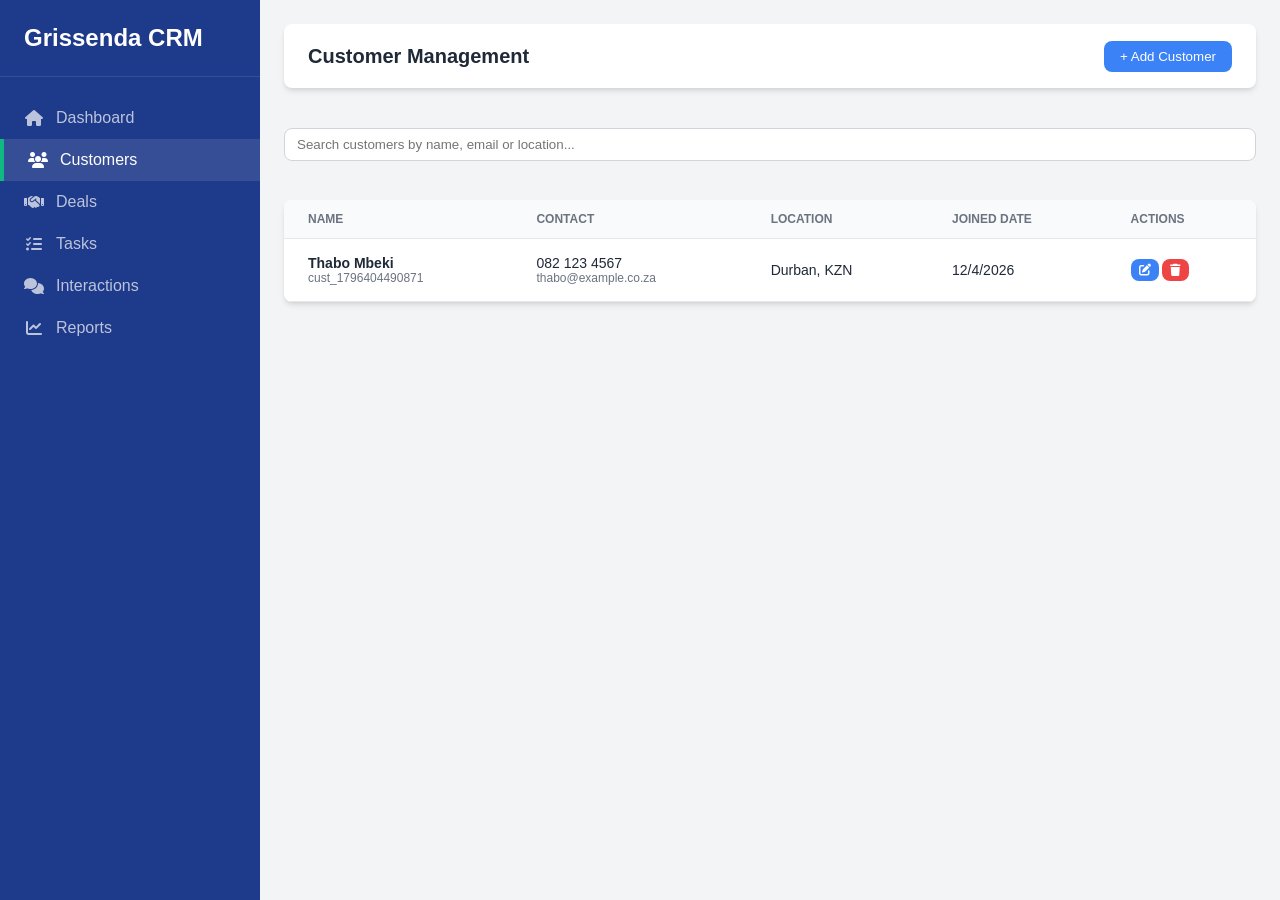
<file: customers.html>
<!DOCTYPE html>
<html lang="en">
<head>
    <meta charset="UTF-8">
    <meta name="viewport" content="width=device-width, initial-scale=1.0">
    <title>Customers - Grissenda Euphorias CRM</title>
    <link rel="stylesheet" href="css/styles.css">
    <link rel="stylesheet" href="https://cdnjs.cloudflare.com/ajax/libs/font-awesome/6.4.0/css/all.min.css">
</head>
<body>
    <!-- Sidebar -->
    <nav class="sidebar" id="sidebar">
        <div class="sidebar-header">
            Grissenda CRM
        </div>
        <div class="sidebar-menu">
            <a href="index.html"><i class="fas fa-home"></i> Dashboard</a>
            <a href="customers.html" class="active"><i class="fas fa-users"></i> Customers</a>
            <a href="deals.html"><i class="fas fa-handshake"></i> Deals</a>
            <a href="tasks.html"><i class="fas fa-tasks"></i> Tasks</a>
            <a href="interactions.html"><i class="fas fa-comments"></i> Interactions</a>
            <a href="reports.html"><i class="fas fa-chart-line"></i> Reports</a>
        </div>
    </nav>

    <!-- Main Content -->
    <main class="main-content">
        <header class="header">
            <div class="page-title">Customer Management</div>
            <div class="header-actions">
                <button class="btn btn-primary" onclick="openModal()">+ Add Customer</button>
            </div>
        </header>

        <div class="header" style="background: transparent; box-shadow: none; padding: 0;">
            <div class="form-group" style="flex: 1; margin-bottom: 0;">
                <input type="text" id="customerSearch" class="form-control" placeholder="Search customers by name, email or location..." onkeyup="filterCustomers()">
            </div>
        </div>

        <!-- Customer Table -->
        <div class="table-container">
            <table>
                <thead>
                    <tr>
                        <th>Name</th>
                        <th>Contact</th>
                        <th>Location</th>
                        <th>Joined Date</th>
                        <th>Actions</th>
                    </tr>
                </thead>
                <tbody id="customerTableBody">
                    <!-- Customers will be loaded here -->
                </tbody>
            </table>
        </div>
    </main>

    <!-- Add/Edit Customer Modal -->
    <div id="customerModal" class="modal">
        <div class="modal-content">
            <h2 id="modalTitle" style="margin-bottom: 20px;">Add New Customer</h2>
            <form id="customerForm">
                <input type="hidden" id="customerId">
                <div class="form-group">
                    <label>Full Name *</label>
                    <input type="text" id="customerName" class="form-control" required>
                </div>
                <div class="form-group">
                    <label>Phone Number *</label>
                    <input type="tel" id="customerPhone" class="form-control" required>
                </div>
                <div class="form-group">
                    <label>Email Address *</label>
                    <input type="email" id="customerEmail" class="form-control" required>
                </div>
                <div class="form-group">
                    <label>Location</label>
                    <input type="text" id="customerLocation" class="form-control">
                </div>
                <div class="form-group">
                    <label>Notes</label>
                    <textarea id="customerNotes" class="form-control" rows="3"></textarea>
                </div>
                <div style="display: flex; justify-content: flex-end; gap: 10px; margin-top: 20px;">
                    <button type="button" class="btn" onclick="closeModal()">Cancel</button>
                    <button type="submit" class="btn btn-primary">Save Customer</button>
                </div>
            </form>
        </div>
    </div>

    <script src="js/storage.js"></script>
    <script src="js/customers.js"></script>
</body>
</html>
</file>
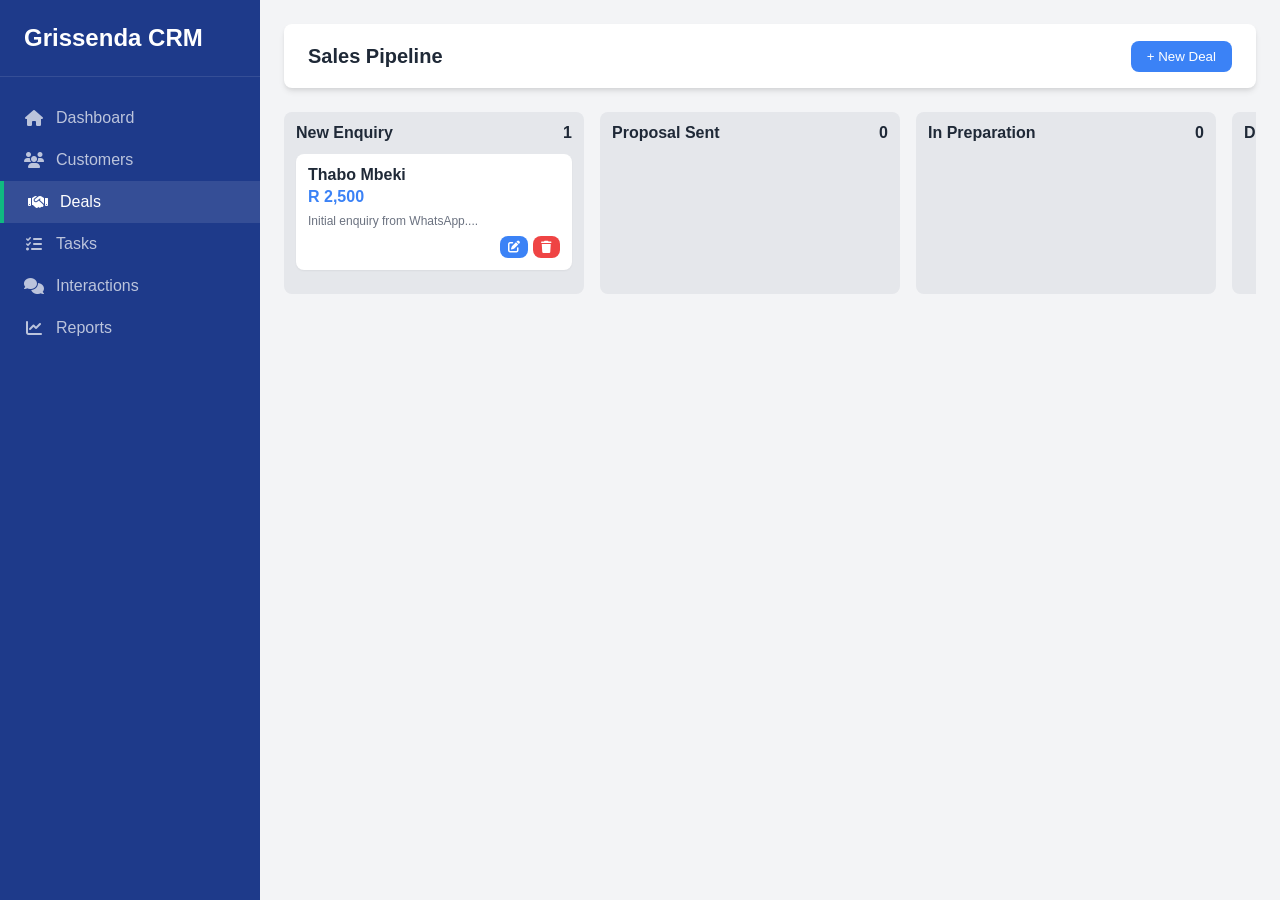
<file: deals.html>
<!DOCTYPE html>
<html lang="en">
<head>
    <meta charset="UTF-8">
    <meta name="viewport" content="width=device-width, initial-scale=1.0">
    <title>Deals - Grissenda Euphorias CRM</title>
    <link rel="stylesheet" href="css/styles.css">
    <link rel="stylesheet" href="https://cdnjs.cloudflare.com/ajax/libs/font-awesome/6.4.0/css/all.min.css">
</head>
<body>
    <!-- Sidebar -->
    <nav class="sidebar" id="sidebar">
        <div class="sidebar-header">
            Grissenda CRM
        </div>
        <div class="sidebar-menu">
            <a href="index.html"><i class="fas fa-home"></i> Dashboard</a>
            <a href="customers.html"><i class="fas fa-users"></i> Customers</a>
            <a href="deals.html" class="active"><i class="fas fa-handshake"></i> Deals</a>
            <a href="tasks.html"><i class="fas fa-tasks"></i> Tasks</a>
            <a href="interactions.html"><i class="fas fa-comments"></i> Interactions</a>
            <a href="reports.html"><i class="fas fa-chart-line"></i> Reports</a>
        </div>
    </nav>

    <!-- Main Content -->
    <main class="main-content">
        <header class="header">
            <div class="page-title">Sales Pipeline</div>
            <div class="header-actions">
                <button class="btn btn-primary" onclick="openModal()">+ New Deal</button>
            </div>
        </header>

        <!-- Kanban Board View -->
        <div class="kanban-board" id="kanbanBoard">
            <div class="kanban-column" data-status="New Enquiry">
                <div class="kanban-header">New Enquiry <span class="count">0</span></div>
                <div class="kanban-items" id="new-enquiry-list"></div>
            </div>
            <div class="kanban-column" data-status="Proposal Sent">
                <div class="kanban-header">Proposal Sent <span class="count">0</span></div>
                <div class="kanban-items" id="proposal-sent-list"></div>
            </div>
            <div class="kanban-column" data-status="In Preparation">
                <div class="kanban-header">In Preparation <span class="count">0</span></div>
                <div class="kanban-items" id="in-prep-list"></div>
            </div>
            <div class="kanban-column" data-status="Delivered">
                <div class="kanban-header">Delivered <span class="count">0</span></div>
                <div class="kanban-items" id="delivered-list"></div>
            </div>
            <div class="kanban-column" data-status="Closed Won">
                <div class="kanban-header">Closed Won <span class="count">0</span></div>
                <div class="kanban-items" id="closed-won-list"></div>
            </div>
        </div>
    </main>

    <!-- Add/Edit Deal Modal -->
    <div id="dealModal" class="modal">
        <div class="modal-content">
            <h2 id="modalTitle" style="margin-bottom: 20px;">Create New Deal</h2>
            <form id="dealForm">
                <input type="hidden" id="dealId">
                <div class="form-group">
                    <label>Customer *</label>
                    <select id="dealCustomer" class="form-control" required>
                        <option value="">Select Customer</option>
                    </select>
                </div>
                <div class="form-group">
                    <label>Deal Value (R) *</label>
                    <input type="number" id="dealValue" class="form-control" step="0.01" required>
                </div>
                <div class="form-group">
                    <label>Status</label>
                    <select id="dealStatus" class="form-control">
                        <option value="New Enquiry">New Enquiry</option>
                        <option value="Proposal Sent">Proposal Sent</option>
                        <option value="Order Confirmed">Order Confirmed</option>
                        <option value="In Preparation">In Preparation</option>
                        <option value="Delivered">Delivered</option>
                        <option value="Payment Received">Payment Received</option>
                        <option value="Closed Won">Closed Won</option>
                        <option value="Closed Lost">Closed Lost</option>
                    </select>
                </div>
                <div class="form-group">
                    <label>Notes</label>
                    <textarea id="dealNotes" class="form-control" rows="3"></textarea>
                </div>
                <div style="display: flex; justify-content: flex-end; gap: 10px; margin-top: 20px;">
                    <button type="button" class="btn" onclick="closeModal()">Cancel</button>
                    <button type="submit" class="btn btn-primary">Save Deal</button>
                </div>
            </form>
        </div>
    </div>

    <script src="js/storage.js"></script>
    <script src="js/deals.js"></script>
</body>
</html>
</file>
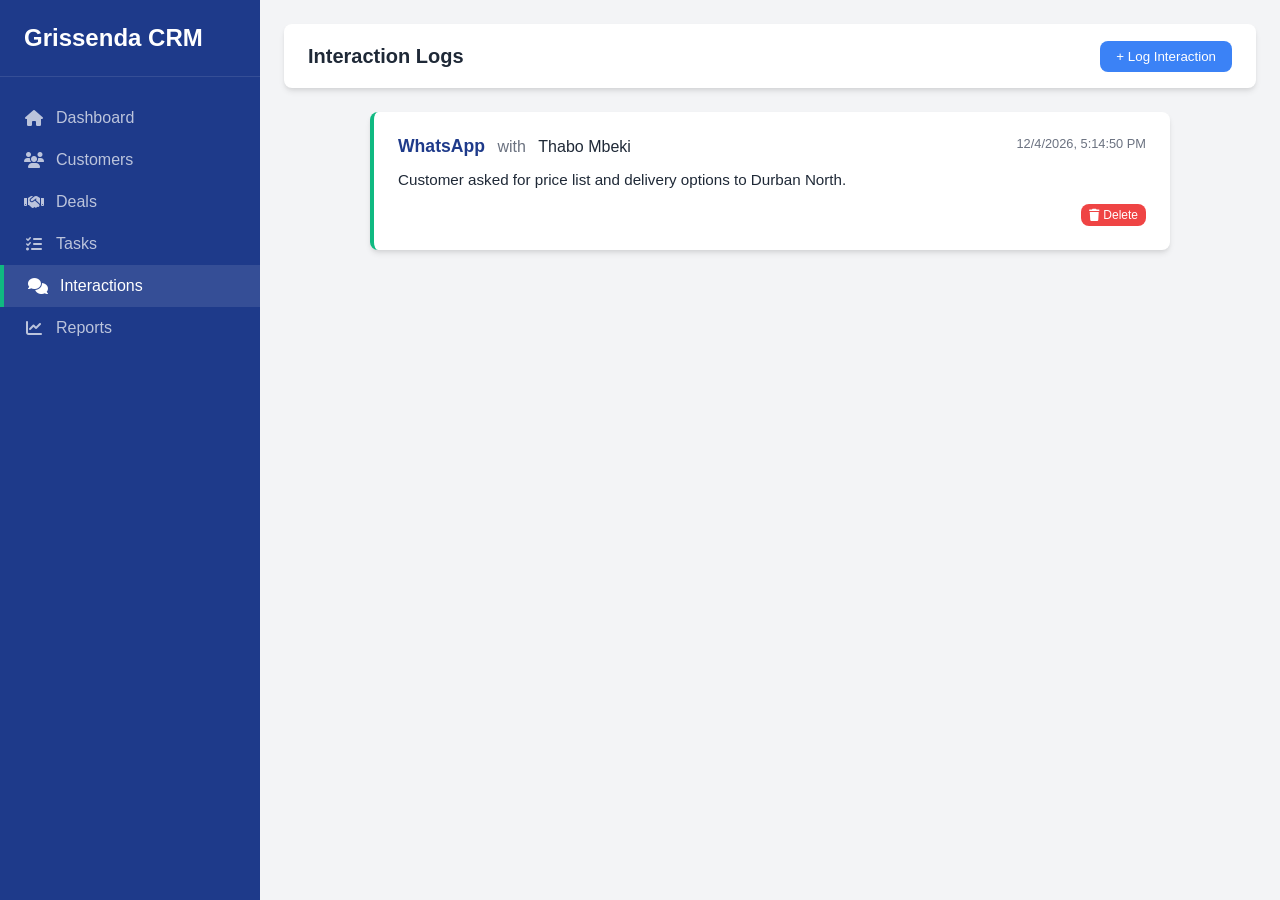
<file: interactions.html>
<!DOCTYPE html>
<html lang="en">
<head>
    <meta charset="UTF-8">
    <meta name="viewport" content="width=device-width, initial-scale=1.0">
    <title>Interactions - Grissenda Euphorias CRM</title>
    <link rel="stylesheet" href="css/styles.css">
    <link rel="stylesheet" href="https://cdnjs.cloudflare.com/ajax/libs/font-awesome/6.4.0/css/all.min.css">
</head>
<body>
    <!-- Sidebar -->
    <nav class="sidebar" id="sidebar">
        <div class="sidebar-header">
            Grissenda CRM
        </div>
        <div class="sidebar-menu">
            <a href="index.html"><i class="fas fa-home"></i> Dashboard</a>
            <a href="customers.html"><i class="fas fa-users"></i> Customers</a>
            <a href="deals.html"><i class="fas fa-handshake"></i> Deals</a>
            <a href="tasks.html"><i class="fas fa-tasks"></i> Tasks</a>
            <a href="interactions.html" class="active"><i class="fas fa-comments"></i> Interactions</a>
            <a href="reports.html"><i class="fas fa-chart-line"></i> Reports</a>
        </div>
    </nav>

    <!-- Main Content -->
    <main class="main-content">
        <header class="header">
            <div class="page-title">Interaction Logs</div>
            <div class="header-actions">
                <button class="btn btn-primary" onclick="openModal()">+ Log Interaction</button>
            </div>
        </header>

        <!-- Interactions Timeline -->
        <div id="interactionTimeline" style="max-width: 800px; margin: 0 auto;">
            <!-- Interactions will be loaded here -->
        </div>
    </main>

    <!-- Add Interaction Modal -->
    <div id="interactionModal" class="modal">
        <div class="modal-content">
            <h2 style="margin-bottom: 20px;">Log New Interaction</h2>
            <form id="interactionForm">
                <div class="form-group">
                    <label>Related Customer *</label>
                    <select id="intCustomer" class="form-control" required>
                        <option value="">Select Customer</option>
                    </select>
                </div>
                <div class="form-group">
                    <label>Interaction Type *</label>
                    <select id="intType" class="form-control" required>
                        <option value="Call">Call</option>
                        <option value="WhatsApp">WhatsApp Message</option>
                        <option value="Meeting">Meeting</option>
                        <option value="Email">Email</option>
                        <option value="Other">Other</option>
                    </select>
                </div>
                <div class="form-group">
                    <label>Notes *</label>
                    <textarea id="intNotes" class="form-control" rows="4" required placeholder="What was discussed?"></textarea>
                </div>
                <div style="display: flex; justify-content: flex-end; gap: 10px; margin-top: 20px;">
                    <button type="button" class="btn" onclick="closeModal()">Cancel</button>
                    <button type="submit" class="btn btn-primary">Log Interaction</button>
                </div>
            </form>
        </div>
    </div>

    <script src="js/storage.js"></script>
    <script src="js/interactions.js"></script>
</body>
</html>
</file>
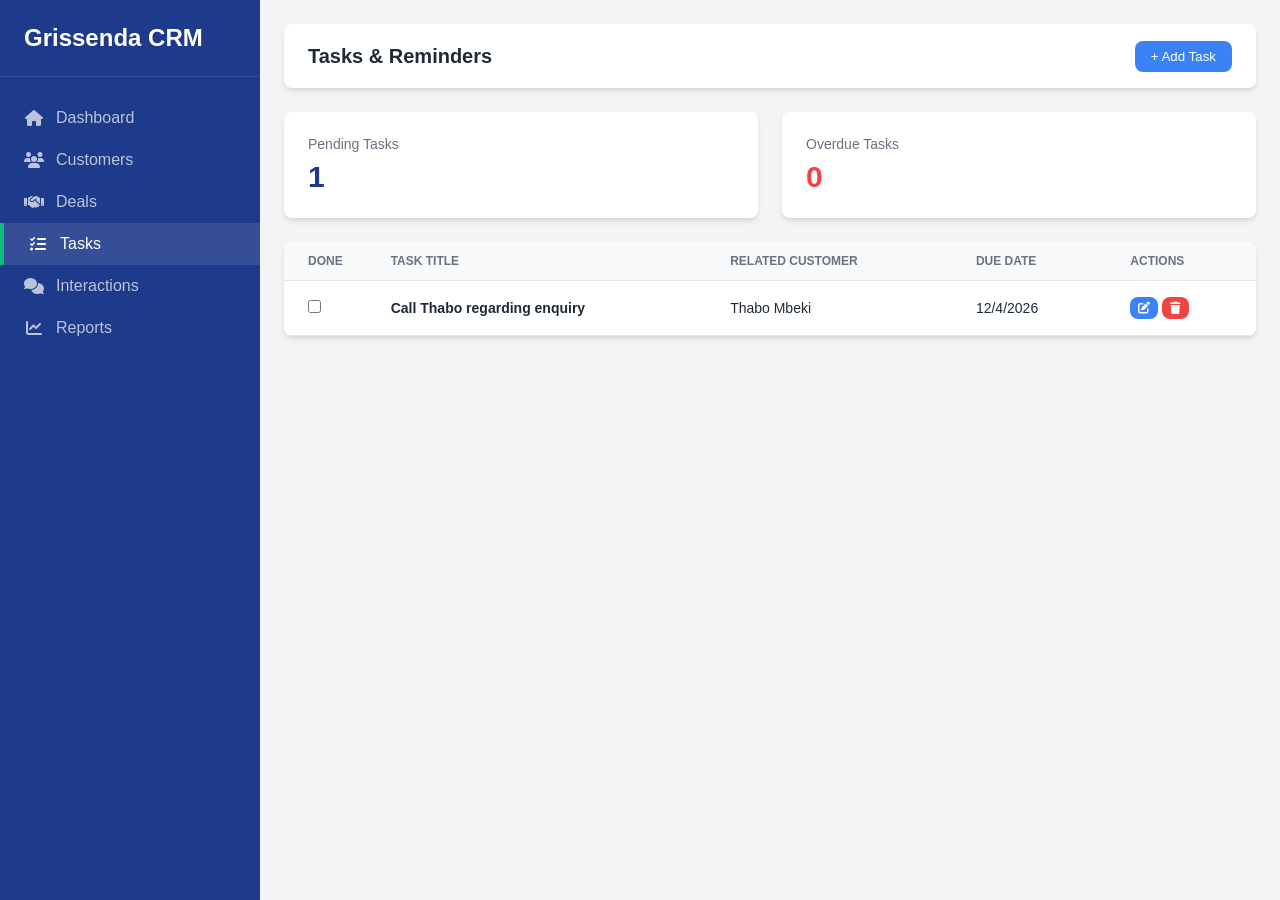
<file: tasks.html>
<!DOCTYPE html>
<html lang="en">
<head>
    <meta charset="UTF-8">
    <meta name="viewport" content="width=device-width, initial-scale=1.0">
    <title>Tasks - Grissenda Euphorias CRM</title>
    <link rel="stylesheet" href="css/styles.css">
    <link rel="stylesheet" href="https://cdnjs.cloudflare.com/ajax/libs/font-awesome/6.4.0/css/all.min.css">
</head>
<body>
    <!-- Sidebar -->
    <nav class="sidebar" id="sidebar">
        <div class="sidebar-header">
            Grissenda CRM
        </div>
        <div class="sidebar-menu">
            <a href="index.html"><i class="fas fa-home"></i> Dashboard</a>
            <a href="customers.html"><i class="fas fa-users"></i> Customers</a>
            <a href="deals.html"><i class="fas fa-handshake"></i> Deals</a>
            <a href="tasks.html" class="active"><i class="fas fa-tasks"></i> Tasks</a>
            <a href="interactions.html"><i class="fas fa-comments"></i> Interactions</a>
            <a href="reports.html"><i class="fas fa-chart-line"></i> Reports</a>
        </div>
    </nav>

    <!-- Main Content -->
    <main class="main-content">
        <header class="header">
            <div class="page-title">Tasks & Reminders</div>
            <div class="header-actions">
                <button class="btn btn-primary" onclick="openModal()">+ Add Task</button>
            </div>
        </header>

        <div class="stats-grid">
            <div class="stat-card">
                <span class="stat-label">Pending Tasks</span>
                <span class="stat-value" id="pending-tasks-count">0</span>
            </div>
            <div class="stat-card">
                <span class="stat-label">Overdue Tasks</span>
                <span class="stat-value" id="overdue-tasks-count" style="color: var(--danger-color);">0</span>
            </div>
        </div>

        <!-- Task List -->
        <div class="table-container">
            <table>
                <thead>
                    <tr>
                        <th width="50">Done</th>
                        <th>Task Title</th>
                        <th>Related Customer</th>
                        <th>Due Date</th>
                        <th>Actions</th>
                    </tr>
                </thead>
                <tbody id="taskTableBody">
                    <!-- Tasks will be loaded here -->
                </tbody>
            </table>
        </div>
    </main>

    <!-- Add/Edit Task Modal -->
    <div id="taskModal" class="modal">
        <div class="modal-content">
            <h2 id="modalTitle" style="margin-bottom: 20px;">Add New Task</h2>
            <form id="taskForm">
                <input type="hidden" id="taskId">
                <div class="form-group">
                    <label>Task Title *</label>
                    <input type="text" id="taskTitle" class="form-control" required>
                </div>
                <div class="form-group">
                    <label>Related Customer</label>
                    <select id="taskCustomer" class="form-control">
                        <option value="">None</option>
                    </select>
                </div>
                <div class="form-group">
                    <label>Due Date *</label>
                    <input type="date" id="taskDueDate" class="form-control" required>
                </div>
                <div style="display: flex; justify-content: flex-end; gap: 10px; margin-top: 20px;">
                    <button type="button" class="btn" onclick="closeModal()">Cancel</button>
                    <button type="submit" class="btn btn-primary">Save Task</button>
                </div>
            </form>
        </div>
    </div>

    <script src="js/storage.js"></script>
    <script src="js/tasks.js"></script>
</body>
</html>
</file>
<file: css/styles.css>
:root {
    --primary-color: #1e3a8a; /* Dark Blue */
    --secondary-color: #3b82f6; /* Medium Blue */
    --accent-color: #10b981; /* Green */
    --danger-color: #ef4444; /* Red */
    --warning-color: #f59e0b; /* Yellow/Orange */
    --bg-color: #f3f4f6; /* Light Gray */
    --card-bg: #ffffff;
    --text-main: #1f2937;
    --text-muted: #6b7280;
    --sidebar-width: 260px;
    --header-height: 64px;
    --border-radius: 8px;
    --shadow: 0 4px 6px -1px rgba(0, 0, 0, 0.1), 0 2px 4px -1px rgba(0, 0, 0, 0.06);
}

* {
    margin: 0;
    padding: 0;
    box-sizing: border-box;
    font-family: 'Inter', -apple-system, BlinkMacSystemFont, "Segoe UI", Roboto, sans-serif;
}

body {
    background-color: var(--bg-color);
    color: var(--text-main);
    display: flex;
    min-height: 100vh;
}

/* Sidebar */
.sidebar {
    width: var(--sidebar-width);
    background-color: var(--primary-color);
    color: white;
    height: 100vh;
    position: fixed;
    left: 0;
    top: 0;
    display: flex;
    flex-direction: column;
    z-index: 1000;
    transition: transform 0.3s ease;
}

.sidebar-header {
    padding: 24px;
    font-size: 1.5rem;
    font-weight: bold;
    border-bottom: 1px solid rgba(255, 255, 255, 0.1);
}

.sidebar-menu {
    flex: 1;
    padding: 20px 0;
}

.sidebar-menu a {
    display: flex;
    align-items: center;
    padding: 12px 24px;
    color: rgba(255, 255, 255, 0.7);
    text-decoration: none;
    transition: all 0.2s;
}

.sidebar-menu a:hover, .sidebar-menu a.active {
    color: white;
    background-color: rgba(255, 255, 255, 0.1);
    border-left: 4px solid var(--accent-color);
}

.sidebar-menu i {
    margin-right: 12px;
    width: 20px;
    text-align: center;
}

/* Main Content */
.main-content {
    flex: 1;
    margin-left: var(--sidebar-width);
    padding: 24px;
    width: calc(100% - var(--sidebar-width));
}

.header {
    height: var(--header-height);
    background: var(--card-bg);
    display: flex;
    align-items: center;
    justify-content: space-between;
    padding: 0 24px;
    margin-bottom: 24px;
    border-radius: var(--border-radius);
    box-shadow: var(--shadow);
}

.page-title {
    font-size: 1.25rem;
    font-weight: 600;
}

/* Dashboard Cards */
.stats-grid {
    display: grid;
    grid-template-columns: repeat(auto-fit, minmax(240px, 1fr));
    gap: 24px;
    margin-bottom: 24px;
}

.stat-card {
    background: var(--card-bg);
    padding: 24px;
    border-radius: var(--border-radius);
    box-shadow: var(--shadow);
    display: flex;
    flex-direction: column;
}

.stat-label {
    color: var(--text-muted);
    font-size: 0.875rem;
    margin-bottom: 8px;
}

.stat-value {
    font-size: 1.875rem;
    font-weight: bold;
    color: var(--primary-color);
}

/* Tables */
.table-container {
    background: var(--card-bg);
    border-radius: var(--border-radius);
    box-shadow: var(--shadow);
    overflow: hidden;
    margin-top: 24px;
}

table {
    width: 100%;
    border-collapse: collapse;
}

th {
    background-color: #f9fafb;
    padding: 12px 24px;
    text-align: left;
    font-size: 0.75rem;
    font-weight: 600;
    text-transform: uppercase;
    color: var(--text-muted);
    border-bottom: 1px solid #e5e7eb;
}

td {
    padding: 16px 24px;
    border-bottom: 1px solid #e5e7eb;
    font-size: 0.875rem;
}

tr:hover {
    background-color: #f9fafb;
}

/* Forms & Buttons */
.btn {
    padding: 8px 16px;
    border-radius: var(--border-radius);
    font-weight: 500;
    cursor: pointer;
    border: none;
    transition: opacity 0.2s;
}

.btn:hover {
    opacity: 0.9;
}

.btn-primary {
    background-color: var(--secondary-color);
    color: white;
}

.btn-danger {
    background-color: var(--danger-color);
    color: white;
}

.btn-sm {
    padding: 4px 8px;
    font-size: 0.75rem;
}

.form-group {
    margin-bottom: 16px;
}

.form-group label {
    display: block;
    margin-bottom: 4px;
    font-size: 0.875rem;
    font-weight: 500;
}

.form-control {
    width: 100%;
    padding: 8px 12px;
    border: 1px solid #d1d5db;
    border-radius: var(--border-radius);
    outline: none;
}

.form-control:focus {
    border-color: var(--secondary-color);
    ring: 2px solid rgba(59, 130, 246, 0.2);
}

/* Modals */
.modal {
    display: none;
    position: fixed;
    z-index: 2000;
    left: 0;
    top: 0;
    width: 100%;
    height: 100%;
    background-color: rgba(0, 0, 0, 0.5);
}

.modal-content {
    background-color: var(--card-bg);
    margin: 10% auto;
    padding: 24px;
    border-radius: var(--border-radius);
    width: 500px;
    max-width: 90%;
    box-shadow: 0 20px 25px -5px rgba(0, 0, 0, 0.1);
}

/* Kanban Board */
.kanban-board {
    display: flex;
    gap: 16px;
    overflow-x: auto;
    padding-bottom: 16px;
}

.kanban-column {
    min-width: 300px;
    background: #e5e7eb;
    padding: 12px;
    border-radius: var(--border-radius);
}

.kanban-header {
    font-weight: 600;
    margin-bottom: 12px;
    display: flex;
    justify-content: space-between;
}

.kanban-item {
    background: white;
    padding: 12px;
    border-radius: var(--border-radius);
    margin-bottom: 12px;
    box-shadow: 0 1px 2px rgba(0, 0, 0, 0.05);
    cursor: grab;
}

/* Responsive */
@media (max-width: 768px) {
    .sidebar {
        transform: translateX(-100%);
    }
    
    .sidebar.active {
        transform: translateX(0);
    }
    
    .main-content {
        margin-left: 0;
        width: 100%;
    }
}
</file>
